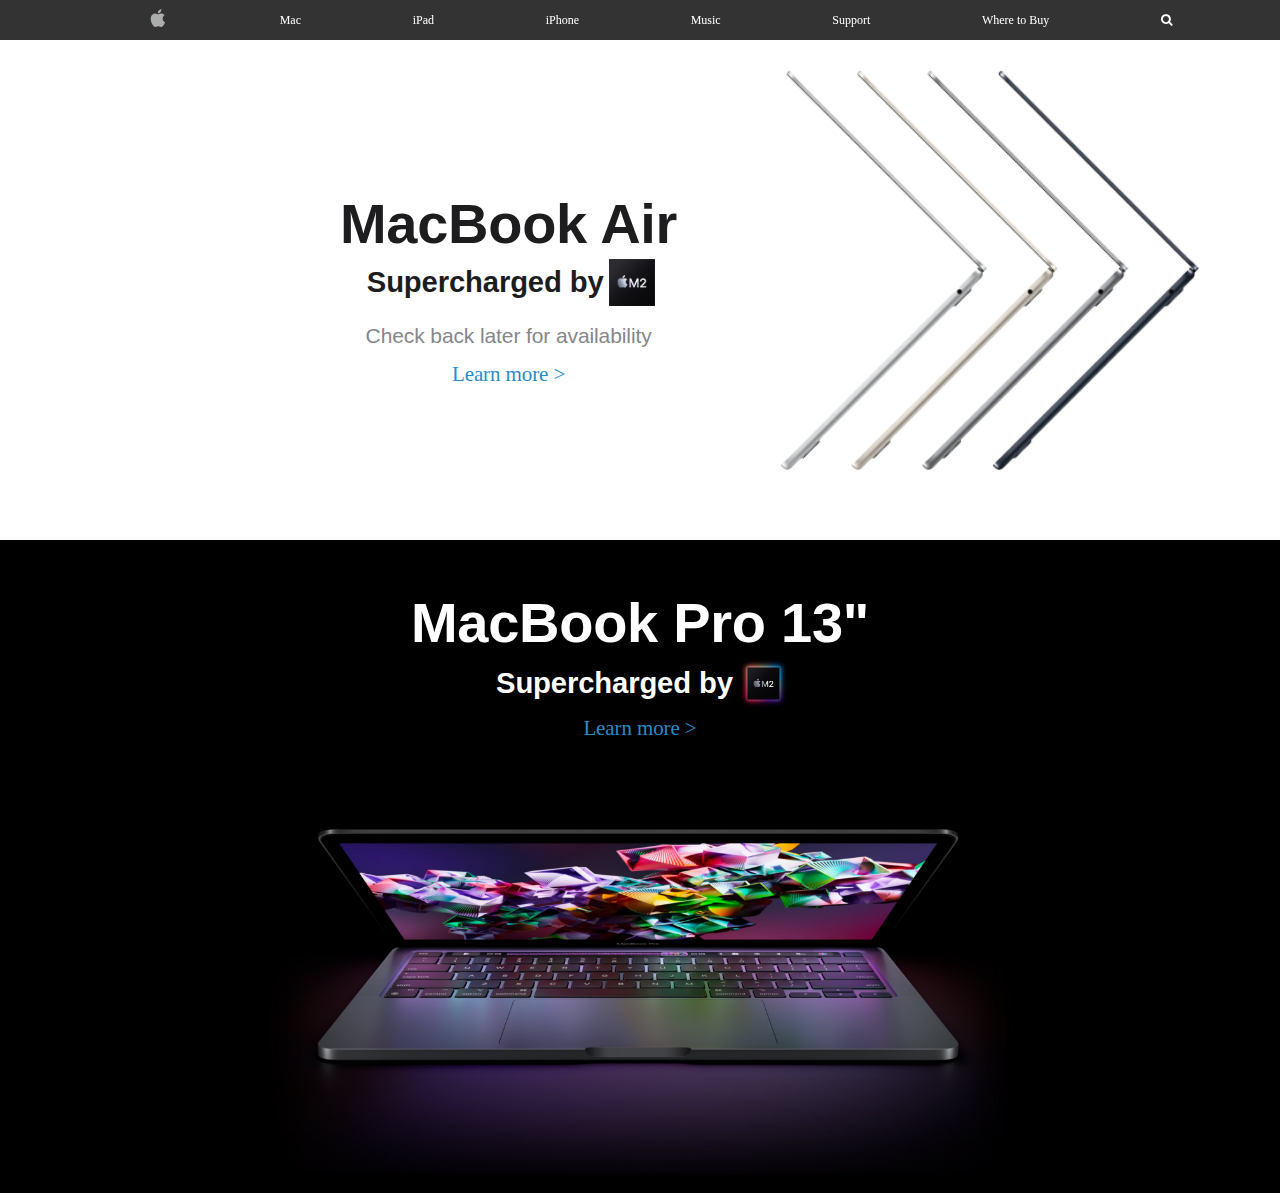
<file: index.html>
<!DOCTYPE html>
<html lang="en">
<head>
    <meta charset="UTF-8">
    <meta http-equiv="X-UA-Compatible" content="IE=edge">
    <meta name="viewport" content="width=device-width, initial-scale=1.0">
    <title>apple(Nigeria)</title>
    <link rel="stylesheet" href="main.css">
    <link rel="stylesheet" href="https://cdnjs.cloudflare.com/ajax/libs/font-awesome/4.7.0/css/font-awesome.min.css">
</head>
<body>
    <nav>
        <div class="content">
            <ul class="appleNav">
                <li><img src="./Images/640px-Apple-logo.png" alt="apple-logo"></li>
                <li>Mac</li>
                <li>iPad</li>
                <li>iPhone</li>
                <li>Music</li>
                <li>Support</li>
                <li>Where to Buy</li>
                <li><i class="fa fa-search"></i></li>
            </ul>
        </div>
    </nav>
    <div>
        <a href="#" class="sectionOne">
            <div href="#" class="hero One">
                <h2>MacBook Air</h2>
                 <span class="supercharged"><h3>Supercharged by</h3><img src="./Images/hero_chip.jpg" width="4%"alt=""></span>
                <p id="availability">Check back later for availability</p>
                <p id="learnMore">Learn more ></p>
            </div>
            <img class="imageOne" src="./Images/MacBook-Air-Image-xl-removebg-preview.png" alt="" width="50%">
            <img class="mobile-imageOne" src="./Images/mac-air-mini.webp" alt="" width="50%">
        </a>
    </div>
    <div>
        <a href="#" class="sectionTwo">
            <div href="#" class="hero Two">
                <h2>MacBook Pro 13"</h2>
                 <span class="supercharged"><h3>Supercharged by</h3><img src="./Images/E_oqW_LXMAIRHq.jpg" width="4%"alt=""></span>
                <p id="learnMore">Learn more ></p>
            </div>
            <img class="imageTwo" src="./Images/hero_endframe__bsza6x4fldiq_large_2x.jpeg" alt="" width="50%">
        </a>
    </div>
    
    
    
</body>
</html>
</file>
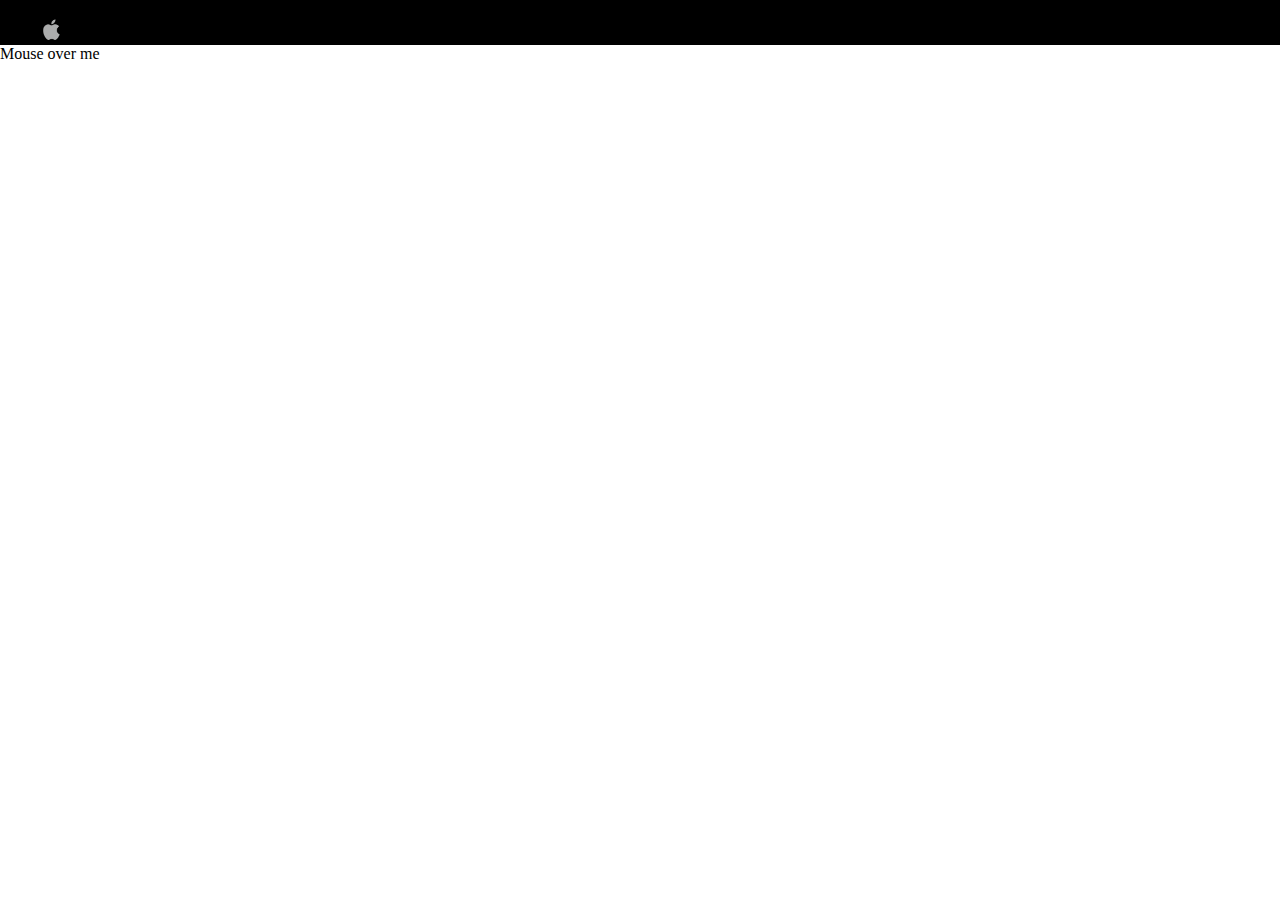
<file: index2.html>
<!DOCTYPE html>
<html lang="en">
<head>
    <meta charset="UTF-8">
    <meta http-equiv="X-UA-Compatible" content="IE=edge">
    <meta name="viewport" content="width=device-width, initial-scale=1.0">
    <title>Document</title>
    <link rel="stylesheet" href="style2.css">
    <!-- CSS only -->
<!-- <link href="https://cdn.jsdelivr.net/npm/bootstrap@5.2.1/dist/css/bootstrap.min.css" rel="stylesheet" integrity="sha384-iYQeCzEYFbKjA/T2uDLTpkwGzCiq6soy8tYaI1GyVh/UjpbCx/TYkiZhlZB6+fzT" crossorigin="anonymous"> -->
    <link rel="stylesheet" href="https://cdnjs.cloudflare.com/ajax/libs/font-awesome/4.7.0/css/font-awesome.min.css">
</head>
<body>
    <nav>
        <ul class="mobile-nav dropdown">
            <li class="nav-item bars">
                <i class="fa fa-bars"></i>
            </li>
            <li  class="nav-item nav-brand">
                <a href="" class="nav-link-mobile">
                    <img src="./Images/640px-Apple-logo.png" alt="">
                </a>
            </li>
        </ul>
               
        <ul class="nav-contents dropdown-content">
            <li class="nav-item ">
                <a class="nav-link nav-brand">
                    <img src="./Images/640px-Apple-logo.png" alt="">
                </a>
            </li>
            <li class="nav-item content">
                <a class="nav-link active" href="#">Mac</a>
            </li>
            <li class="nav-item content">
                <a class="nav-link" href="#">iPad</a>
            </li>
            <li class="nav-item content">
                <a class="nav-link" href="#">iPhone</a>
            </li>
            <li class="nav-item content">
                <a class="nav-link" href="#">Music</a>
            </li>
            <li class="nav-item content">
                <a class="nav-link" href="#">Support</a>
            </li>
            <li class="nav-item content">
                <a class="nav-link" href="#">Where to Buy</a>
            </li>
            <li class="nav-item content">
                <a class="nav-link" href="#">
                    <i class="fa fa-search"></i>
                </a>
            </li>
        </ul>
    </nav>
</body>
<style>
    .dropdown {
      position: relative;
      display: inline-block;
    }
    
    .dropdown-content {
      display: none;
      position: absolute;
      background-color: blue;
      color: bisque;
      min-width: 160px;
      height: 400px;
      padding: 12px 16px;
      z-index: 1;
    }
    
    .dropdown:hover .dropdown-content {
      display: block;
    }
    </style>
    
    <div class="dropdown">
      <span>Mouse over me</span>
      <div class="dropdown-content">
        <p>Hello World!</p>
        <p>Hello World!</p>
        <p>Hello World!</p>
        <p>Hello World!</p>
      </div>
    </div>
</html>
</file>
<file: main.css>
* {
    margin: 0;
}
nav{
    top: 0;
    right: 0;
    left: 0;
    padding: 0;
    position: fixed;
    z-index: 100;
    background-color: rgba(0, 0, 0, 0.8);
}
.content {
    margin: 0 auto;
    max-width: 1080px;
    padding: 0 2px;
}
.appleNav {
    display: flex;
    justify-content: space-between;
    align-items: center;
    list-style: none;
    color: white;
}
.appleNav img {
    width: 20px;   
}
.appleNav li {
    margin: 0 8px;  
    padding-top: 8px;
    padding-bottom: 8px;
    font-size: 12px;
}

/* Body Begins here */

/* Sectio one */
.sectionOne {
    display: flex;
    width: 100%;
    text-decoration: none;
}
.hero{
    flex-direction: column;
    text-align: center;
   
}
.One {
    margin-top: 14%;
    margin-left: -6%;
    margin-right: 0;
    padding-left: -3%;

}
h2, h3, h4, p {
    padding: 3px;
    margin: 2px;
    letter-spacing: -0.005em;
}
.hero h2{
    font-size: 56px;
    line-height: 1.07143;
    font-weight: 600;
    margin-top: 12px;
    color: #1d1d1f;
    font-family: "SF Pro Display","SF Pro Icons","Helvetica Neue","Helvetica","Arial",sans-serif;

}
.supercharged {
    display: flex;
    justify-content: center;
    align-items: center;
    font-size: 25px;
    line-height: 1.10722;
    font-weight: 400;
    color: #1d1d1f;
    font-family: "SF Pro Display","SF Pro Icons","Helvetica Neue","Helvetica","Arial",sans-serif;
}

#availability {
    display: block;
    text-align: center;
    color: #86868b;
    margin-top: 12px;
    font-size: 21px;
    line-height: 1.381;
    font-weight: 400;
    font-family: "SF Pro Display","SF Pro Icons","Helvetica Neue","Helvetica","Arial",sans-serif;
}
#learnMore {
    display: inline-block;
    font-size: 21px;
    line-height: 1.381;
    font-weight: 400;
    color: rgb(40, 140, 202);
}
#learnMore:hover{
text-decoration: underline;
}
.imageOne {
    margin-top: 7%;
    margin-right:-20%;
    margin-left:-33%;
    padding-left: -20%;
    padding-right: -20%;
    transform: scale(1.2);
}
.mobile-imageOne {
    display: none;
}
/* Sectio two */
 .sectionTwo {
    display: flex;
    flex-direction: column;
    justify-content: center;
    width: 100%;
    text-decoration: none;
    background-color: black;
    margin-top: 7%;
    padding: 3% 0;
    z-index: 1;
}
.imageTwo {
    display: block;
     margin-top: 7%;
     margin-left: 25% ;
    transform: scale(1.2);
}
.Two h2{
    color: white;
}
.sectionTwo .supercharged {
    color: white;

}
@media screen and (max-width: 1100px) {
    .sectionOne {
        display: grid;
    }
   
    .hero{
        text-align: center;
        text-decoration: none;
        margin-top: 11%;
    }
    h2, h3, h4, p {
        padding: 1px;
    }
    .hero h2{
        font-size: 40px;
        font-weight: 400;
    }
    .supercharged {
        font-size: 20px;
    }
    .imageOne {
        display: none;
    }
    
    .mobile-imageOne{
        display: block;
        margin-top: 3%;
        margin-left: 22%;
        transform: scale(1.1);
    }
    .sectionOne {
        flex-direction: column;
    }
  }
</file>
<file: style2.css>
/* * {
    margin: 0;
}
 ul {
    display: flex;
    justify-content:space-between;
    align-items:center;
    padding: 1em 20em;
    background-color: black;

 }
 li {
    list-style: none;

 }
 li a img {
    width: 20px;
 }
li a {
    color: white;

}  */
* {
   margin: 0;
}
nav {
   background-color: black;
   display: block;
   align-content: center;
}

.mobile-nav {
   display: none;
}

.nav-navbar{
   display: flex;
}
.nav-contents {
   display: flex;
   justify-content: space-evenly;
   align-items: center;
   padding: 0.5em 7em;
}

.nav-link{
   text-decoration: none;
   color: white;
}
.nav-item {
   list-style: none;
   margin: 0;
   padding: 0;
}
.nav-brand img{
   width: 23px;
}
@media screen and (max-width: 840px) {
   .mobile-nav {
      display: flex;
      align-items: center;
   }
   .bars {
      color: wheat;
      right: 0;
      width: 10%;
      display: flex;
      justify-content: center;
   }
   .fa-bars {
      cursor: pointer;
      border: solid 1px red;

   }
   .nav-brand {
      width: 80%;
      display: flex;
      justify-content: center;
   }
   .nav-contents {
      display: none;
      position: absolute;
      background: black;
      min-width: 300px;
      height: 400px;
      z-index: 100;

   }
   .mobile-nav {
      display: flex;
      align-items: center;
      padding: 0.5em 0;
   }
   
}
</file>
